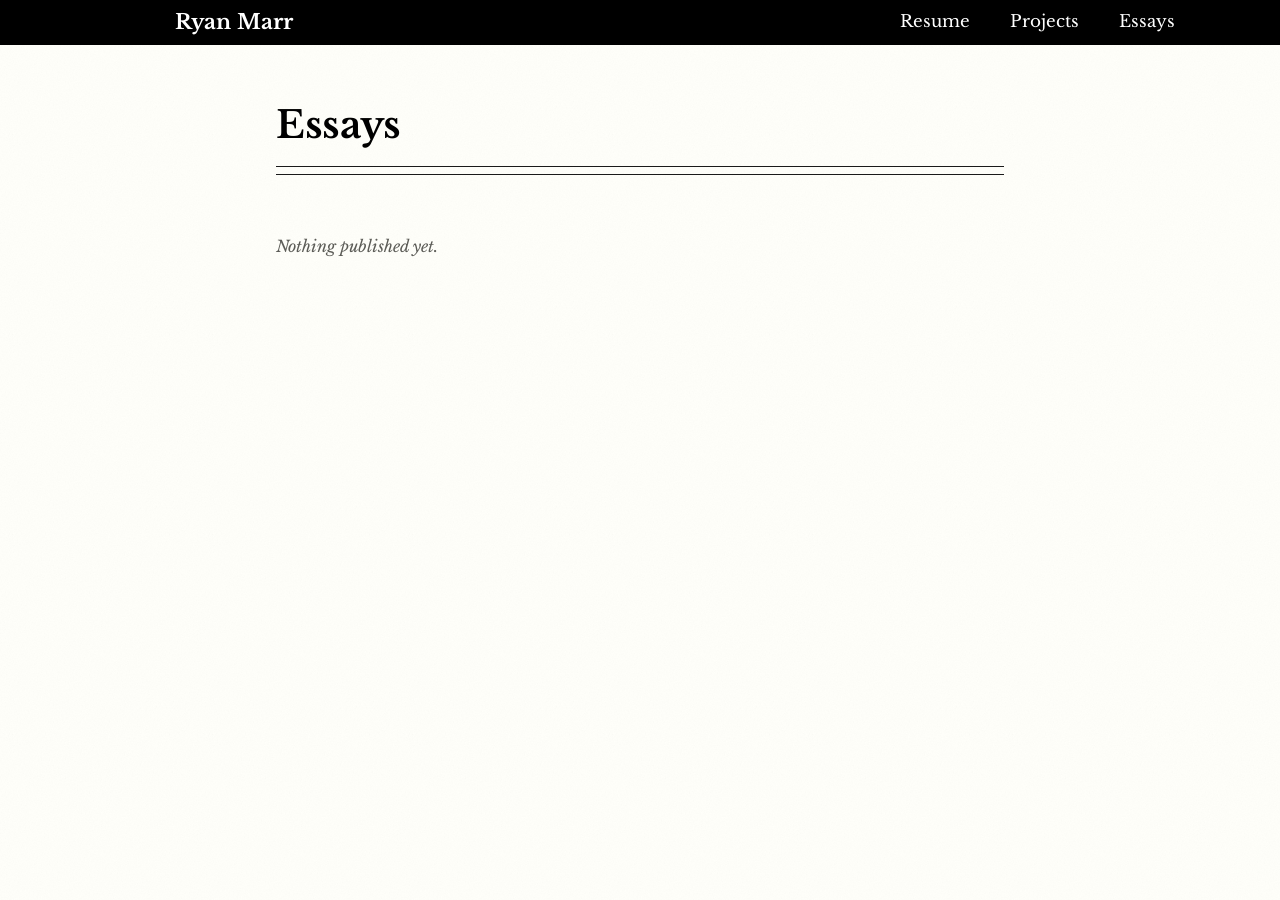
<file: essay.html>
<!DOCTYPE html>
<html lang="en">
<head>
    <meta charset="utf-8">
    <title>Essays | Ryan Marr</title>
    <link rel="canonical" href="essays.html">
    <meta http-equiv="refresh" content="0; url=essays.html">
</head>
<body>
    <p>This page moved to <a href="essays.html">essays.html</a>.</p>
</body>
</html>
</file>
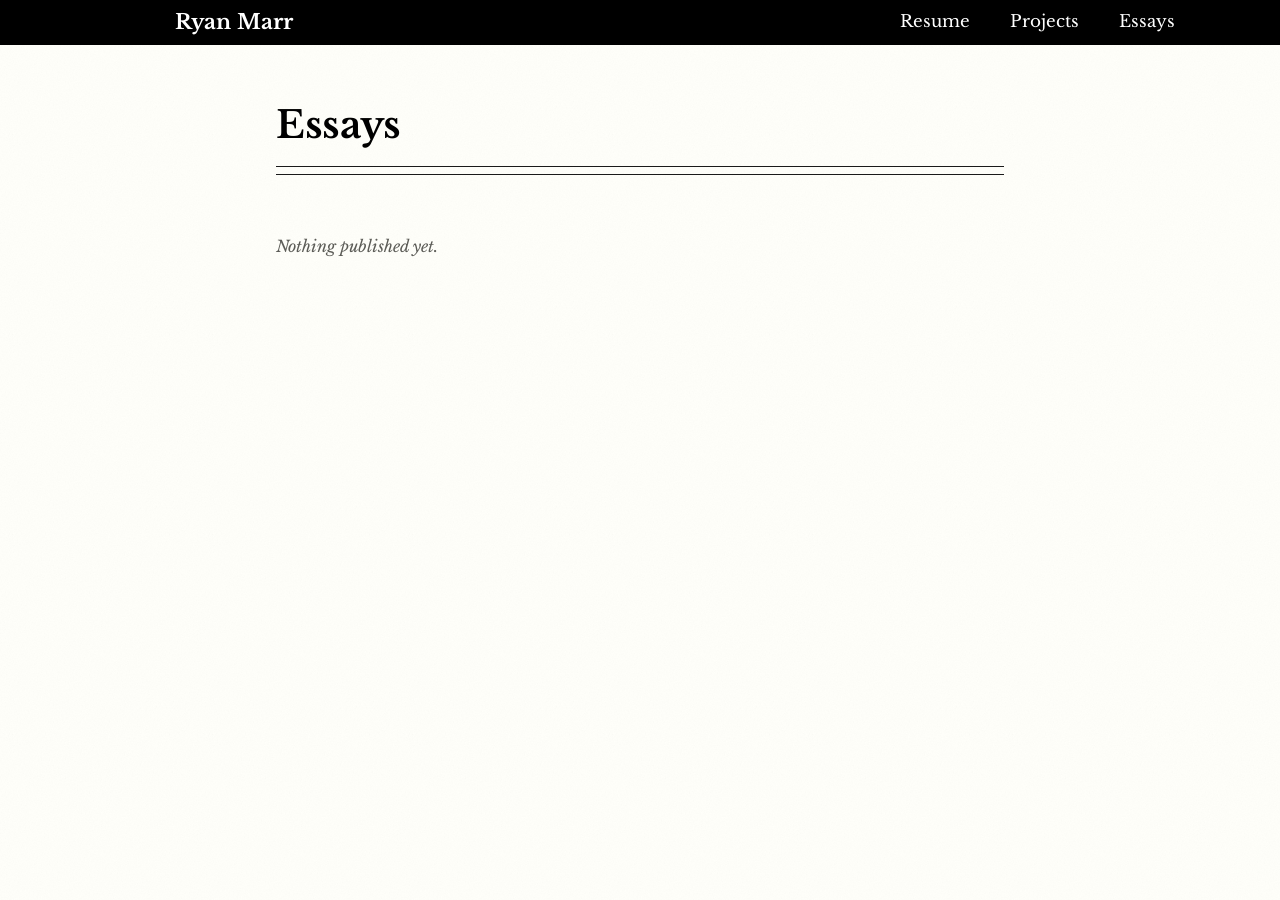
<file: essays.html>
<!DOCTYPE html>
<html lang="en">

<head>
    <title>Essays | Ryan Marr</title>
    <meta charset="utf-8">
    <meta name="viewport" content="width=device-width, initial-scale=1, shrink-to-fit=no">
    <link rel="icon" href="imgs/favicon.svg" type="image/svg+xml">
    <link href="css/bootstrap.min.css" rel="stylesheet">
    <link rel="stylesheet" href="css/font.css">
    <link rel="preconnect" href="https://fonts.googleapis.com">
    <link rel="preconnect" href="https://fonts.gstatic.com" crossorigin>
    <link href="https://fonts.googleapis.com/css2?family=Libre+Baskerville:ital,wght@0,400;0,700;1,400&amp;display=swap" rel="stylesheet">
    <link rel="stylesheet" href="css/paper.css?v=2">
</head>

<body class="paper">
    <div class='outercontainer'>
        <header>
            <div class="container header">
                <div class="navleft text"><a href="index.html#Home">Ryan Marr</a></div>
                <div class="navright-group">
                    <div class="navright text"><a href="resume.html">Resume</a></div>
                    <div class="navright text"><a href="projects.html">Projects</a></div>
                    <div class="navright text"><a href="essays.html">Essays</a></div>
                </div>
            </div>
        </header>

        <div class="sheet">
            <div class="masthead">
                <h1>Essays</h1>
            </div>
            <div class="rule-thin"></div>

            <p class="empty-state">Nothing published yet.</p>
        </div>
    </div>
</body>

</html>
</file>
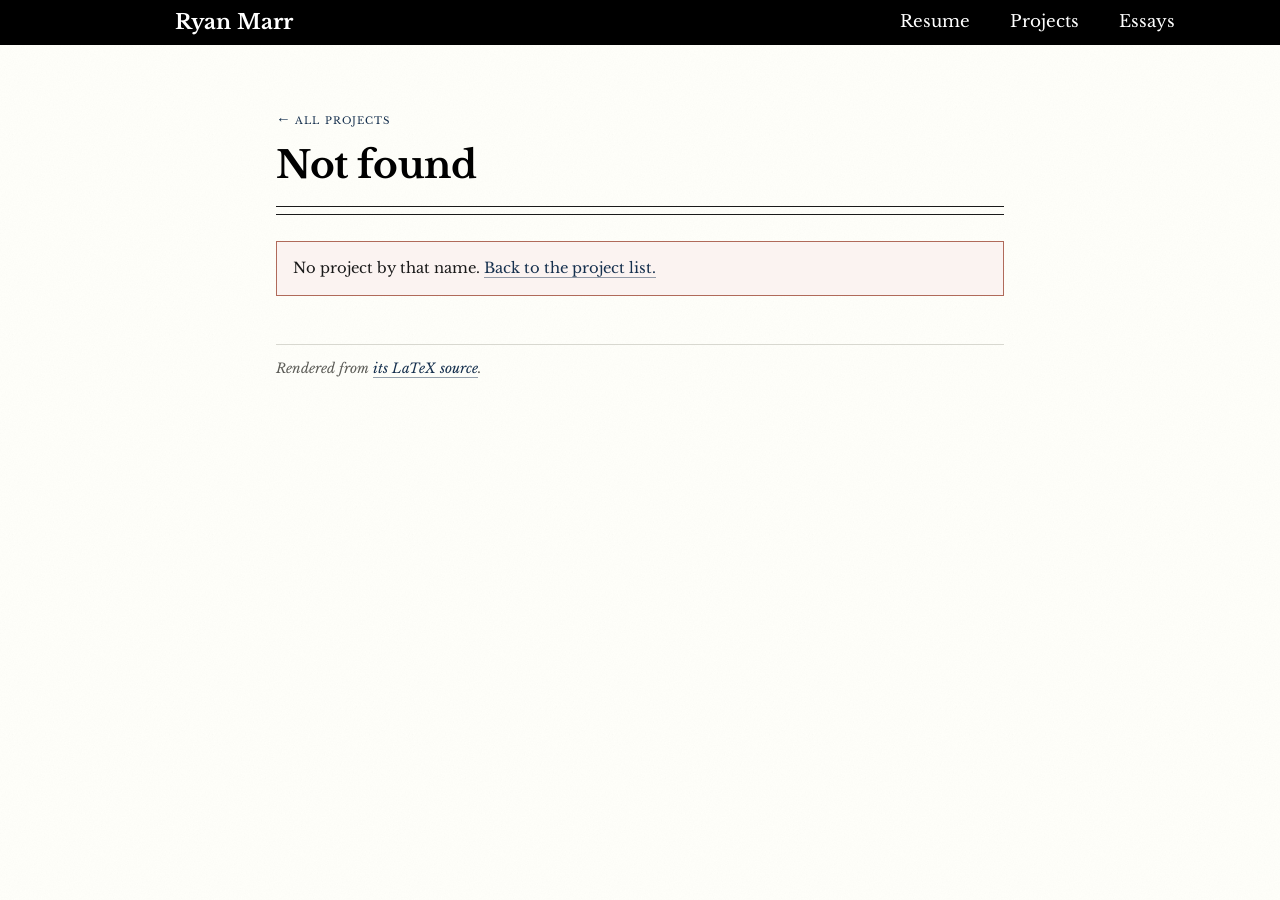
<file: project.html>
<!DOCTYPE html>
<html lang="en">

<head>
    <title>Project | Ryan Marr</title>
    <meta charset="utf-8">
    <meta name="viewport" content="width=device-width, initial-scale=1, shrink-to-fit=no">
    <link rel="icon" href="imgs/favicon.svg" type="image/svg+xml">
    <link href="css/bootstrap.min.css" rel="stylesheet">
    <link rel="stylesheet" href="css/font.css">
    <link rel="preconnect" href="https://fonts.googleapis.com">
    <link rel="preconnect" href="https://fonts.gstatic.com" crossorigin>
    <link href="https://fonts.googleapis.com/css2?family=Libre+Baskerville:ital,wght@0,400;0,700;1,400&amp;display=swap" rel="stylesheet">
    <link rel="stylesheet" href="css/paper.css?v=2">
</head>

<body class="paper">
    <div class='outercontainer'>
        <header>
            <div class="container header">
                <div class="navleft text"><a href="index.html#Home">Ryan Marr</a></div>
                <div class="navright-group">
                    <div class="navright text"><a href="resume.html">Resume</a></div>
                    <div class="navright text"><a href="projects.html">Projects</a></div>
                    <div class="navright text"><a href="essays.html">Essays</a></div>
                </div>
            </div>
        </header>

        <div class="sheet">
            <p><a class="backlink" href="projects.html">all projects</a></p>

            <div class="masthead">
                <h1 id="doc-title">&nbsp;</h1>
                <div class="subtitle" id="doc-subtitle"></div>
            </div>
            <div class="rule-thin"></div>

            <nav class="toc" id="toc" hidden>
                <h2>Contents</h2>
                <ol></ol>
            </nav>

            <div class="tex" id="doc"></div>

            <footer class="colophon">
                <span class="source-link">Rendered from <a id="src-link" href="#">its LaTeX source</a>.</span>
            </footer>
        </div>
    </div>

    <script src="js/tex.js"></script>
    <script>
        (function () {
            /* only these slugs may be loaded, so the ?p= parameter can't point anywhere else */
            var PROJECTS = {
                'latent-policy-network': { thumb: 'imgs/latent-policy-network.gif', repo: 'https://github.com/rmarrcode/latent_policy_network' },
                'duct': { thumb: 'imgs/projects/duct.svg', repo: 'https://github.com/rmarrcode/duct' },
                'exocortex': { thumb: 'imgs/projects/exocortex.svg', repo: 'https://github.com/rmarrcode/exocortex.nvim' },
                'verified-kernel': { thumb: 'imgs/projects/verified-kernel.svg', repo: null },
                'informed-initialization': { thumb: 'imgs/projects/informed-initialization.svg', repo: null },
                'graph-alloc-bench': { thumb: 'imgs/projects/graph-alloc-bench.svg', repo: null }
            };

            var doc = document.getElementById('doc');
            var titleEl = document.getElementById('doc-title');
            var subEl = document.getElementById('doc-subtitle');

            function fail(msg) {
                titleEl.textContent = 'Not found';
                doc.innerHTML = '<div class="tex-error">' + msg +
                    ' <a href="projects.html">Back to the project list.</a></div>';
            }

            var slug = (new URLSearchParams(location.search).get('p') || '').trim();
            if (!Object.prototype.hasOwnProperty.call(PROJECTS, slug)) {
                fail('No project by that name.');
                return;
            }

            var src = 'tex/' + slug + '.tex';
            document.getElementById('src-link').href = src;

            fetch(src, { cache: 'no-cache' })
                .then(function (r) {
                    if (!r.ok) throw new Error('HTTP ' + r.status);
                    return r.text();
                })
                .then(function (text) {
                    var out = TeX.render(text);

                    var name = out.titleText || slug;
                    document.title = name + ' | Ryan Marr';
                    titleEl.innerHTML = out.title || name;

                    var bits = [];
                    if (out.date) bits.push(out.date);
                    if (out.author) bits.push(out.author);
                    subEl.innerHTML = bits.join(' · ');

                    doc.innerHTML = out.html;

                    /* add the repo link only if the write-up doesn't already carry it */
                    var meta = PROJECTS[slug];
                    if (meta.repo && doc.innerHTML.indexOf(meta.repo) === -1) {
                        var p = document.createElement('p');
                        p.innerHTML = '<a href="' + meta.repo + '">' +
                            meta.repo.replace(/^https?:\/\//, '') + '</a>';
                        doc.appendChild(p);
                    }

                    /* build a table of contents when the piece is long enough to need one */
                    var heads = doc.querySelectorAll('h2');
                    if (heads.length >= 3) {
                        var toc = document.getElementById('toc');
                        var ol = toc.querySelector('ol');
                        Array.prototype.forEach.call(heads, function (h) {
                            if (!h.id) return;
                            var li = document.createElement('li');
                            var a = document.createElement('a');
                            a.href = '#' + h.id;
                            a.textContent = h.textContent;
                            li.appendChild(a);
                            ol.appendChild(li);
                        });
                        if (ol.children.length) toc.hidden = false;
                    }
                })
                .catch(function (e) {
                    fail('Could not load <code>' + src + '</code> (' + e.message + ').' +
                        ' If you are opening this file directly from disk, serve the folder over HTTP instead.');
                });
        })();
    </script>
</body>

</html>
</file>
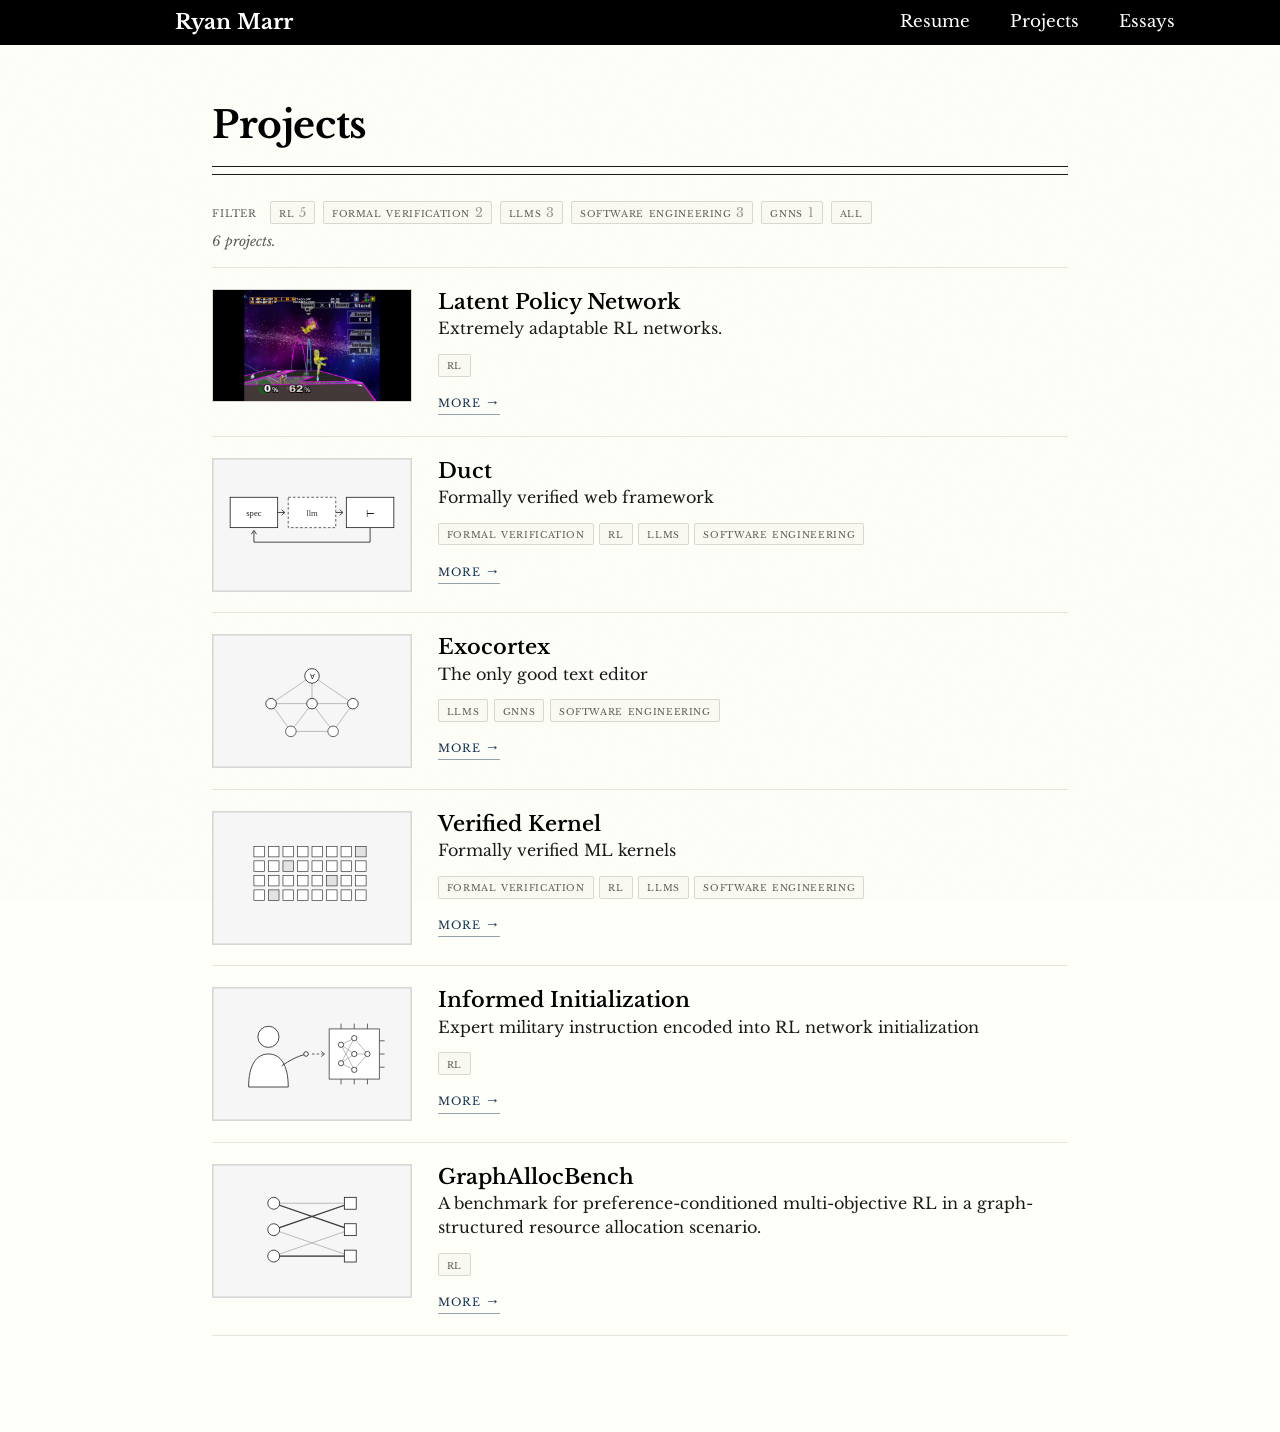
<file: projects.html>
<!DOCTYPE html>
<html lang="en">

<head>
    <title>Projects | Ryan Marr</title>
    <meta charset="utf-8">
    <meta name="viewport" content="width=device-width, initial-scale=1, shrink-to-fit=no">
    <link rel="icon" href="imgs/favicon.svg" type="image/svg+xml">
    <link href="css/bootstrap.min.css" rel="stylesheet">
    <link rel="stylesheet" href="css/font.css">
    <link rel="preconnect" href="https://fonts.googleapis.com">
    <link rel="preconnect" href="https://fonts.gstatic.com" crossorigin>
    <link href="https://fonts.googleapis.com/css2?family=Libre+Baskerville:ital,wght@0,400;0,700;1,400&amp;display=swap" rel="stylesheet">
    <link rel="stylesheet" href="css/paper.css?v=2">
</head>

<body class="paper">
    <div class='outercontainer'>
        <header>
            <div class="container header">
                <div class="navleft text"><a href="index.html#Home">Ryan Marr</a></div>
                <div class="navright-group">
                    <div class="navright text"><a href="resume.html">Resume</a></div>
                    <div class="navright text"><a href="projects.html">Projects</a></div>
                    <div class="navright text"><a href="essays.html">Essays</a></div>
                </div>
            </div>
        </header>

        <div class="sheet sheet-wide">

            <div class="masthead">
                <h1>Projects</h1>
            </div>
            <div class="rule-thin"></div>

            <div class="filterbar" id="filterbar">
                <span class="filter-label">filter</span>
                <!-- tag buttons are generated from the entries below -->
            </div>
            <p class="filter-status" id="filter-status"></p>

            <ul class="projects" id="project-list">

                <li data-tags="rl">
                    <div class="project-thumb">
                        <a href="project.html?p=latent-policy-network"><img class="in-color" src="imgs/latent-policy-network.gif" alt="Latent Policy Network"></a>
                    </div>
                    <div class="project-body">
                        <div class="project-title"><a href="project.html?p=latent-policy-network">Latent Policy Network</a></div>
                        <p class="project-desc">Extremely adaptable RL networks.</p>
                        <div class="project-tags">
                            <span class="tag">rl</span>
                        </div>
                        <a class="more" href="project.html?p=latent-policy-network">more</a>
                    </div>
                </li>

                <li data-tags="formal-verification rl llms software-engineering">
                    <div class="project-thumb">
                        <a href="project.html?p=duct"><img src="imgs/projects/duct.svg" alt="Duct: a specification flows through an LLM into a machine-checked proof"></a>
                    </div>
                    <div class="project-body">
                        <div class="project-title"><a href="project.html?p=duct">Duct</a></div>
			<p class="project-desc"> Formally verified web framework </p>
                        <div class="project-tags">
                            <span class="tag">formal verification</span>
                            <span class="tag">rl</span>
                            <span class="tag">llms</span>
                            <span class="tag">software engineering</span>
                        </div>
                        <a class="more" href="project.html?p=duct">more</a>
                    </div>
                </li>

                <li data-tags="llms gnns software-engineering">
                    <div class="project-thumb">
                        <a href="project.html?p=exocortex"><img src="imgs/projects/exocortex.svg" alt="Exocortex: conversations organized as a knowledge graph"></a>
                    </div>
                    <div class="project-body">
                        <div class="project-title"><a href="project.html?p=exocortex">Exocortex</a></div>
			<p class="project-desc"> The only good text editor </p>
                        <div class="project-tags">
                            <span class="tag">llms</span>
                            <span class="tag">gnns</span>
                            <span class="tag">software engineering</span>
                        </div>
                        <a class="more" href="project.html?p=exocortex">more</a>
                    </div>
                </li>

                <li data-tags="formal-verification rl llms software-engineering">
                    <div class="project-thumb">
                        <a href="project.html?p=verified-kernel"><img src="imgs/projects/verified-kernel.svg" alt="Verified Kernel: a grid of GPU threads under a universal correctness claim"></a>
                    </div>
                    <div class="project-body">
                        <div class="project-title"><a href="project.html?p=verified-kernel">Verified Kernel</a></div>
			<p class="project-desc"> Formally verified ML kernels </p>
                        <div class="project-tags">
                            <span class="tag">formal verification</span>
                            <span class="tag">rl</span>
                            <span class="tag">llms</span>
                            <span class="tag">software engineering</span>
                        </div>
                        <a class="more" href="project.html?p=verified-kernel">more</a>
                    </div>
                </li>

                <li data-tags="rl">
                    <div class="project-thumb">
                        <a href="project.html?p=informed-initialization"><img src="imgs/projects/informed-initialization.svg" alt="Informed Initialization: a person guiding an AI"></a>
                    </div>
                    <div class="project-body">
                        <div class="project-title"><a href="project.html?p=informed-initialization">Informed Initialization</a></div>
			<p class="project-desc">Expert military instruction encoded into RL network initialization </p>
                        <div class="project-tags">
                            <span class="tag">rl</span>
                        </div>
                        <a class="more" href="project.html?p=informed-initialization">more</a>
                    </div>
                </li>

                <li data-tags="rl">
                    <div class="project-thumb">
                        <a href="project.html?p=graph-alloc-bench"><img src="imgs/projects/graph-alloc-bench.svg" alt="GraphAllocBench: a bipartite allocation between agents and resources"></a>
                    </div>
                    <div class="project-body">
                        <div class="project-title"><a href="project.html?p=graph-alloc-bench">GraphAllocBench</a></div>
                        <p class="project-desc">A benchmark for preference-conditioned multi-objective RL in a graph-structured resource allocation scenario.</p>
                        <div class="project-tags">
                            <span class="tag">rl</span>
                        </div>
                        <a class="more" href="project.html?p=graph-alloc-bench">more</a>
                    </div>
                </li>

            </ul>

            <p class="empty-state" id="empty-state" hidden>No projects carry every selected tag.</p>

        </div>
    </div>

    <script>
        (function () {
            var list = document.getElementById('project-list');
            var bar = document.getElementById('filterbar');
            var status = document.getElementById('filter-status');
            var empty = document.getElementById('empty-state');
            var entries = Array.prototype.slice.call(list.querySelectorAll('li'));

            /* collect tags, in first-appearance order, with counts */
            var order = [], counts = {};
            entries.forEach(function (li) {
                (li.getAttribute('data-tags') || '').split(/\s+/).filter(Boolean).forEach(function (t) {
                    if (!counts[t]) { counts[t] = 0; order.push(t); }
                    counts[t]++;
                });
            });

            var active = {};

            function label(t) { return t.replace(/-/g, ' '); }

            order.forEach(function (t) {
                var b = document.createElement('button');
                b.type = 'button';
                b.className = 'tag';
                b.setAttribute('aria-pressed', 'false');
                b.setAttribute('data-tag', t);
                b.innerHTML = label(t) + ' <span class="count">' + counts[t] + '</span>';
                b.addEventListener('click', function () {
                    if (active[t]) delete active[t]; else active[t] = true;
                    b.setAttribute('aria-pressed', active[t] ? 'true' : 'false');
                    apply();
                });
                bar.appendChild(b);
            });

            var clear = document.createElement('button');
            clear.type = 'button';
            clear.className = 'tag';
            clear.textContent = 'all';
            clear.addEventListener('click', function () {
                active = {};
                bar.querySelectorAll('button[data-tag]').forEach(function (b) {
                    b.setAttribute('aria-pressed', 'false');
                });
                apply();
            });
            bar.appendChild(clear);

            function apply() {
                var sel = Object.keys(active);
                var shown = 0;
                entries.forEach(function (li) {
                    var tags = (li.getAttribute('data-tags') || '').split(/\s+/);
                    var ok = sel.every(function (t) { return tags.indexOf(t) !== -1; });
                    li.hidden = !ok;
                    if (ok) shown++;
                });
                empty.hidden = shown !== 0;
                if (!sel.length) {
                    status.textContent = entries.length + ' projects.';
                } else {
                    status.textContent = shown + ' of ' + entries.length + ' projects tagged ' +
                        sel.map(label).join(' + ') + '.';
                }
                var q = sel.length ? '#' + sel.join('+') : ' ';
                history.replaceState(null, '', sel.length ? q : location.pathname);
            }

            /* deep link: projects.html#rl+llms */
            var hash = decodeURIComponent(location.hash.replace(/^#/, ''));
            if (hash) {
                hash.split('+').filter(Boolean).forEach(function (t) {
                    if (counts[t]) {
                        active[t] = true;
                        var b = bar.querySelector('button[data-tag="' + t + '"]');
                        if (b) b.setAttribute('aria-pressed', 'true');
                    }
                });
            }
            apply();
        })();
    </script>
</body>

</html>
</file>
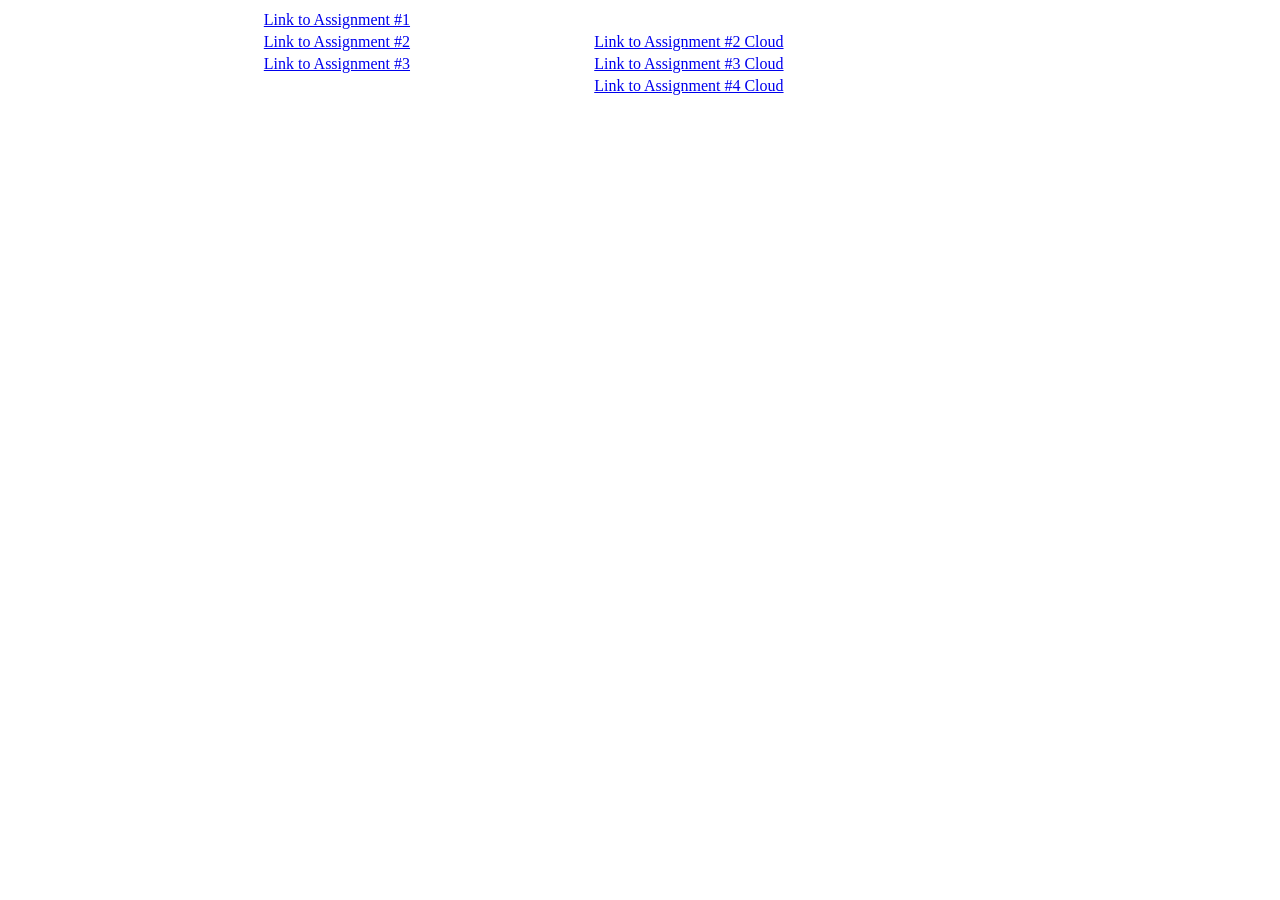
<file: regpo344kd.html>
﻿<!DOCTYPE html PUBLIC "-//W3C//DTD XHTML 1.0 Transitional//EN" "http://www.w3.org/TR/xhtml1/DTD/xhtml1-transitional.dtd"><html><head></head><body>






<table style="width:60%;" align="center">
  <tr>
    <td><a rel="noopener" href="ScrambleThisName.html">Link to Assignment #1</a></td>
      <td></td>
  </tr>
    <tr>
    <td><a rel="noopener" href="ScrambleThisName.html">Link to Assignment #2</a></td>
    <td><a rel="noopener" href="ScrambleThisName.html">Link to Assignment #2 Cloud</a></td>    
  </tr>
  <tr>
    <td><a rel="noopener" href="ScrambleThisName.html">Link to Assignment #3</a></td>
    <td><a rel="noopener" href="ScrambleThisName.html">Link to Assignment #3 Cloud</a></td> 
  </tr>
  <tr>
     <td></td>
    <td><a rel="noopener" href="ScrambleThisName.html">Link to Assignment #4 Cloud</a></td> 
  </tr>
  </table>


<script type="module" src="https://s.brightspace.com/lib/bsi/20.23.12-266/unbundled/mathjax.js"></script><script type="text/javascript">document.addEventListener('DOMContentLoaded', function() {
					if (document.querySelector('math') || /\$\$|\\\(|\\\[|\\begin{|\\ref{|\\eqref{/.test(document.body.innerHTML)) {
						document.querySelectorAll('mspace[linebreak="newline"]').forEach(elm => {
							elm.setAttribute('style', 'display: block; height: 0.5rem;');
						});

						window.D2L.MathJax.loadMathJax({
							'outputScale': 1.5,
							'renderLatex': true
						});
					}
				});</script><script type="module" src="https://s.brightspace.com/lib/bsi/20.23.12-266/unbundled/prism.js"></script><script type="text/javascript">document.addEventListener('DOMContentLoaded', function() {
					document.querySelectorAll('.d2l-code').forEach(code => {
						window.D2L.Prism.formatCodeElement(code);
					});
				});</script></body></html>
</file>
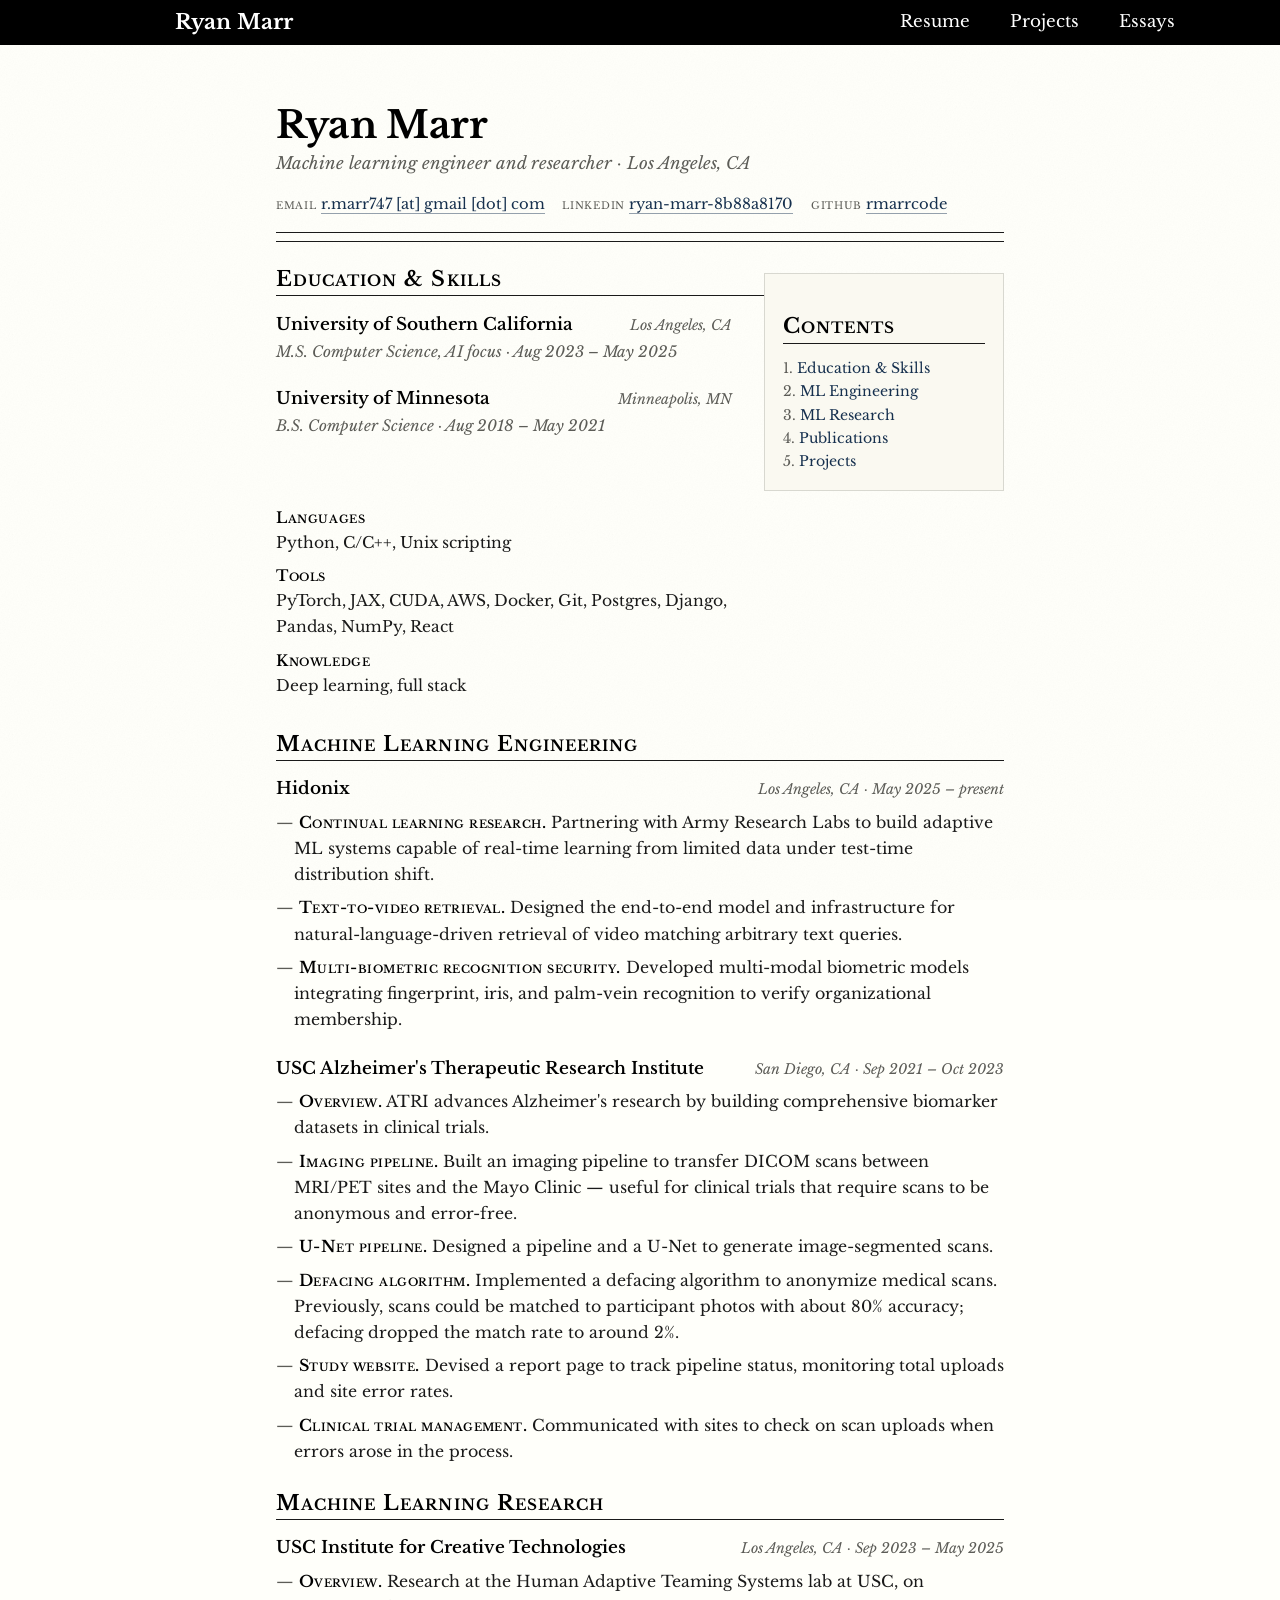
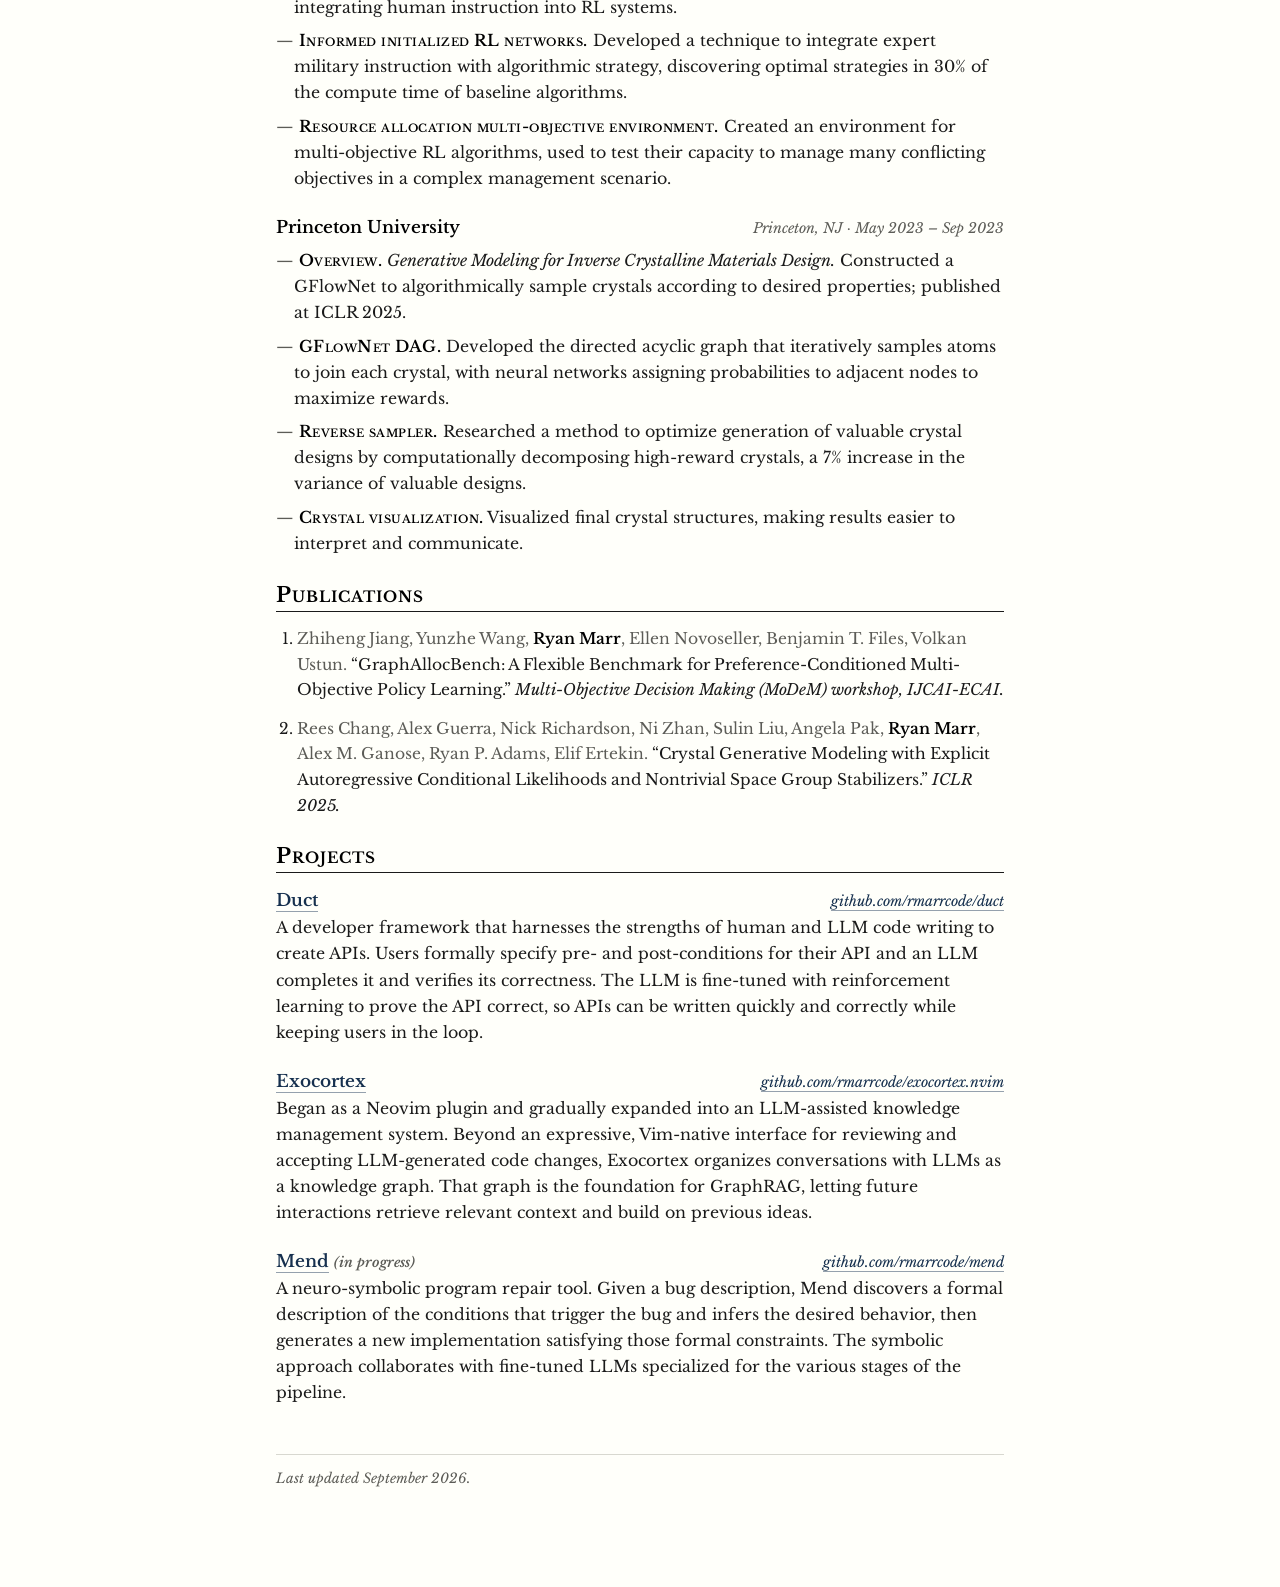
<file: resume.html>
<!DOCTYPE html>
<html lang="en">

<head>
    <title>Resume | Ryan Marr</title>
    <meta charset="utf-8">
    <meta name="viewport" content="width=device-width, initial-scale=1, shrink-to-fit=no">
    <link rel="icon" href="imgs/favicon.svg" type="image/svg+xml">
    <link href="css/bootstrap.min.css" rel="stylesheet">
    <link rel="stylesheet" href="css/font.css">
    <link rel="preconnect" href="https://fonts.googleapis.com">
    <link rel="preconnect" href="https://fonts.gstatic.com" crossorigin>
    <link href="https://fonts.googleapis.com/css2?family=Libre+Baskerville:ital,wght@0,400;0,700;1,400&amp;display=swap" rel="stylesheet">
    <link rel="stylesheet" href="css/paper.css?v=2">
</head>

<body class="paper">
    <div class='outercontainer'>
        <header>
            <div class="container header">
                <div class="navleft text"><a href="index.html#Home">Ryan Marr</a></div>
                <div class="navright-group">
                    <div class="navright text"><a href="resume.html">Resume</a></div>
                    <div class="navright text"><a href="projects.html">Projects</a></div>
                    <div class="navright text"><a href="essays.html">Essays</a></div>
                </div>
            </div>
        </header>

        <div class="sheet">

            <div class="masthead">
                <h1>Ryan Marr</h1>
                <div class="subtitle">Machine learning engineer and researcher &middot; Los Angeles, CA</div>
                <div class="contact">
                    <div><span class="label">email</span> <span class="email" data-user="r.marr747" data-domain="gmail.com"></span></div>
                    <div><span class="label">linkedin</span> <a href="https://www.linkedin.com/in/ryan-marr-8b88a8170/">ryan-marr-8b88a8170</a></div>
                    <div><span class="label">github</span> <a href="https://github.com/rmarrcode">rmarrcode</a></div>
                </div>
            </div>
            <div class="rule-thin"></div>

            <nav class="toc">
                <h2>Contents</h2>
                <ol>
                    <li><a href="#education">Education &amp; Skills</a></li>
                    <li><a href="#engineering">ML Engineering</a></li>
                    <li><a href="#research">ML Research</a></li>
                    <li><a href="#publications">Publications</a></li>
                    <li><a href="#projects">Projects</a></li>
                </ol>
            </nav>

            <section id="education">
                <h2>Education &amp; Skills</h2>
                <div class="cols">
                    <div>
                        <div class="entry">
                            <div class="entry-head">
                                <span class="org">University of Southern California</span>
                                <span class="meta">Los Angeles, CA</span>
                            </div>
                            <div class="entry-sub">M.S. Computer Science, AI focus &middot; Aug 2023 &ndash; May 2025</div>
                        </div>
                        <div class="entry">
                            <div class="entry-head">
                                <span class="org">University of Minnesota</span>
                                <span class="meta">Minneapolis, MN</span>
                            </div>
                            <div class="entry-sub">B.S. Computer Science &middot; Aug 2018 &ndash; May 2021</div>
                        </div>
                    </div>
                    <div>
                        <dl class="skills">
                            <dt>Languages</dt>
                            <dd>Python, C/C++, Unix scripting</dd>
                            <dt>Tools</dt>
                            <dd>PyTorch, JAX, CUDA, AWS, Docker, Git, Postgres, Django, Pandas, NumPy, React</dd>
                            <dt>Knowledge</dt>
                            <dd>Deep learning, full stack</dd>
                        </dl>
                    </div>
                </div>
            </section>

            <section id="engineering">
                <h2>Machine Learning Engineering</h2>

                <div class="entry">
                    <div class="entry-head">
                        <span class="org">Hidonix</span>
                        <span class="meta">Los Angeles, CA &middot; May 2025 &ndash; present</span>
                    </div>
                    <ul class="items">
                        <li><span class="term">Continual learning research.</span> Partnering with Army Research Labs to build adaptive ML systems capable of real-time learning from limited data under test-time distribution shift.</li>
                        <li><span class="term">Text-to-video retrieval.</span> Designed the end-to-end model and infrastructure for natural-language-driven retrieval of video matching arbitrary text queries.</li>
                        <li><span class="term">Multi-biometric recognition security.</span> Developed multi-modal biometric models integrating fingerprint, iris, and palm-vein recognition to verify organizational membership.</li>
                    </ul>
                </div>

                <div class="entry">
                    <div class="entry-head">
                        <span class="org">USC Alzheimer's Therapeutic Research Institute</span>
                        <span class="meta">San Diego, CA &middot; Sep 2021 &ndash; Oct 2023</span>
                    </div>
                    <ul class="items">
                        <li><span class="term">Overview.</span> ATRI advances Alzheimer's research by building comprehensive biomarker datasets in clinical trials.</li>
                        <li><span class="term">Imaging pipeline.</span> Built an imaging pipeline to transfer DICOM scans between MRI/PET sites and the Mayo Clinic &mdash; useful for clinical trials that require scans to be anonymous and error-free.</li>
                        <li><span class="term">U-Net pipeline.</span> Designed a pipeline and a U-Net to generate image-segmented scans.</li>
                        <li><span class="term">Defacing algorithm.</span> Implemented a defacing algorithm to anonymize medical scans. Previously, scans could be matched to participant photos with about 80% accuracy; defacing dropped the match rate to around 2%.</li>
                        <li><span class="term">Study website.</span> Devised a report page to track pipeline status, monitoring total uploads and site error rates.</li>
                        <li><span class="term">Clinical trial management.</span> Communicated with sites to check on scan uploads when errors arose in the process.</li>
                    </ul>
                </div>
            </section>

            <section id="research">
                <h2>Machine Learning Research</h2>

                <div class="entry">
                    <div class="entry-head">
                        <span class="org">USC Institute for Creative Technologies</span>
                        <span class="meta">Los Angeles, CA &middot; Sep 2023 &ndash; May 2025</span>
                    </div>
                    <ul class="items">
                        <li><span class="term">Overview.</span> Research at the Human Adaptive Teaming Systems lab at USC, on integrating human instruction into RL systems.</li>
                        <li><span class="term">Informed initialized RL networks.</span> Developed a technique to integrate expert military instruction with algorithmic strategy, discovering optimal strategies in 30% of the compute time of baseline algorithms.</li>
                        <li><span class="term">Resource allocation multi-objective environment.</span> Created an environment for multi-objective RL algorithms, used to test their capacity to manage many conflicting objectives in a complex management scenario.</li>
                    </ul>
                </div>

                <div class="entry">
                    <div class="entry-head">
                        <span class="org">Princeton University</span>
                        <span class="meta">Princeton, NJ &middot; May 2023 &ndash; Sep 2023</span>
                    </div>
                    <ul class="items">
                        <li><span class="term">Overview.</span> <em>Generative Modeling for Inverse Crystalline Materials Design.</em> Constructed a GFlowNet to algorithmically sample crystals according to desired properties; published at ICLR 2025.</li>
                        <li><span class="term">GFlowNet DAG.</span> Developed the directed acyclic graph that iteratively samples atoms to join each crystal, with neural networks assigning probabilities to adjacent nodes to maximize rewards.</li>
                        <li><span class="term">Reverse sampler.</span> Researched a method to optimize generation of valuable crystal designs by computationally decomposing high-reward crystals, a 7% increase in the variance of valuable designs.</li>
                        <li><span class="term">Crystal visualization.</span> Visualized final crystal structures, making results easier to interpret and communicate.</li>
                    </ul>
                </div>
            </section>

            <section id="publications">
                <h2>Publications</h2>
                <ol class="pubs">
                    <li>
                        <span class="authors">Zhiheng Jiang, Yunzhe Wang, <span class="me">Ryan Marr</span>, Ellen Novoseller, Benjamin T. Files, Volkan Ustun.</span>
                        &ldquo;GraphAllocBench: A Flexible Benchmark for Preference-Conditioned Multi-Objective Policy Learning.&rdquo;
                        <span class="venue">Multi-Objective Decision Making (MoDeM) workshop, IJCAI-ECAI.</span>
                    </li>
                    <li>
                        <span class="authors">Rees Chang, Alex Guerra, Nick Richardson, Ni Zhan, Sulin Liu, Angela Pak, <span class="me">Ryan Marr</span>, Alex M. Ganose, Ryan P. Adams, Elif Ertekin.</span>
                        &ldquo;Crystal Generative Modeling with Explicit Autoregressive Conditional Likelihoods and Nontrivial Space Group Stabilizers.&rdquo;
                        <span class="venue">ICLR 2025.</span>
                    </li>
                </ol>
            </section>

            <section id="projects">
                <h2>Projects</h2>

                <div class="entry">
                    <div class="entry-head">
                        <span class="org"><a href="project.html?p=duct">Duct</a></span>
                        <span class="meta"><a href="https://github.com/rmarrcode/duct">github.com/rmarrcode/duct</a></span>
                    </div>
                    <p class="abstract">A developer framework that harnesses the strengths of human and LLM code writing to create APIs. Users formally specify pre- and post-conditions for their API and an LLM completes it and verifies its correctness. The LLM is fine-tuned with reinforcement learning to prove the API correct, so APIs can be written quickly and correctly while keeping users in the loop.</p>
                </div>

                <div class="entry">
                    <div class="entry-head">
                        <span class="org"><a href="project.html?p=exocortex">Exocortex</a></span>
                        <span class="meta"><a href="https://github.com/rmarrcode/exocortex.nvim">github.com/rmarrcode/exocortex.nvim</a></span>
                    </div>
                    <p class="abstract">Began as a Neovim plugin and gradually expanded into an LLM-assisted knowledge management system. Beyond an expressive, Vim-native interface for reviewing and accepting LLM-generated code changes, Exocortex organizes conversations with LLMs as a knowledge graph. That graph is the foundation for GraphRAG, letting future interactions retrieve relevant context and build on previous ideas.</p>
                </div>

                <div class="entry">
                    <div class="entry-head">
                        <span class="org"><a href="https://github.com/rmarrcode/mend">Mend</a> <span class="note">(in progress)</span></span>
                        <span class="meta"><a href="https://github.com/rmarrcode/mend">github.com/rmarrcode/mend</a></span>
                    </div>
                    <p class="abstract">A neuro-symbolic program repair tool. Given a bug description, Mend discovers a formal description of the conditions that trigger the bug and infers the desired behavior, then generates a new implementation satisfying those formal constraints. The symbolic approach collaborates with fine-tuned LLMs specialized for the various stages of the pipeline.</p>
                </div>
            </section>

            <footer class="colophon">
                Last updated September 2026.
            </footer>

        </div>
    </div>

    <script>
        (function () {
            var emailSpans = document.querySelectorAll('.email[data-user][data-domain]');
            emailSpans.forEach(function (span) {
                var user = span.getAttribute('data-user');
                var domain = span.getAttribute('data-domain');
                if (!user || !domain) return;
                var text = user + ' [at] ' + domain.replace(/\./g, ' [dot] ');
                var link = document.createElement('a');
                link.href = 'mailto:' + user + '@' + domain;
                link.textContent = text;
                span.textContent = '';
                span.appendChild(link);
            });
        })();
    </script>
</body>

</html>
</file>
<file: css/font.css>
/* open-sans-regular - latin */
@font-face {
    font-family: 'Open Sans';
    font-style: normal;
    font-weight: 400;
    src: local('Open Sans Regular'), local('OpenSans-Regular'),
         url('../fonts/open-sans-v15-latin-regular.woff2') format('woff2'), /* Chrome 26+, Opera 23+, Firefox 39+ */
         url('https://www.sainingxie.com/fonts/open-sans-v15-latin-regular.woff') format('woff'); /* Chrome 6+, Firefox 3.6+, IE 9+, Safari 5.1+ */
  }
  /* open-sans-600 - latin */
  @font-face {
    font-family: 'Open Sans';
    font-style: normal;
    font-weight: 600;
    src: local('Open Sans SemiBold'), local('OpenSans-SemiBold'),
         url('../fonts/open-sans-v15-latin-600.woff2') format('woff2'), /* Chrome 26+, Opera 23+, Firefox 39+ */
         url('https://www.sainingxie.com/fonts/open-sans-v15-latin-600.woff') format('woff'); /* Chrome 6+, Firefox 3.6+, IE 9+, Safari 5.1+ */
  }
  
  /* latin-ext */
@font-face {
    font-family: 'Lato';
    font-style: italic;
    font-weight: 400;
    src: local('Lato Italic'), local('Lato-Italic'), url(https://fonts.gstatic.com/s/lato/v15/S6u8w4BMUTPHjxsAUi-qNiXg7eU0.woff2) format('woff2');
    unicode-range: U+0100-024F, U+0259, U+1E00-1EFF, U+2020, U+20A0-20AB, U+20AD-20CF, U+2113, U+2C60-2C7F, U+A720-A7FF;
  }
  /* latin */
  @font-face {
    font-family: 'Lato';
    font-style: italic;
    font-weight: 400;
    src: local('Lato Italic'), local('Lato-Italic'), url(https://fonts.gstatic.com/s/lato/v15/S6u8w4BMUTPHjxsAXC-qNiXg7Q.woff2) format('woff2');
    unicode-range: U+0000-00FF, U+0131, U+0152-0153, U+02BB-02BC, U+02C6, U+02DA, U+02DC, U+2000-206F, U+2074, U+20AC, U+2122, U+2191, U+2193, U+2212, U+2215, U+FEFF, U+FFFD;
  }
  /* latin-ext */
  @font-face {
    font-family: 'Lato';
    font-style: italic;
    font-weight: 700;
    src: local('Lato Bold Italic'), local('Lato-BoldItalic'), url(https://fonts.gstatic.com/s/lato/v15/S6u_w4BMUTPHjxsI5wq_FQftx9897sxZ.woff2) format('woff2');
    unicode-range: U+0100-024F, U+0259, U+1E00-1EFF, U+2020, U+20A0-20AB, U+20AD-20CF, U+2113, U+2C60-2C7F, U+A720-A7FF;
  }
  /* latin */
  @font-face {
    font-family: 'Lato';
    font-style: italic;
    font-weight: 700;
    src: local('Lato Bold Italic'), local('Lato-BoldItalic'), url(https://fonts.gstatic.com/s/lato/v15/S6u_w4BMUTPHjxsI5wq_Gwftx9897g.woff2) format('woff2');
    unicode-range: U+0000-00FF, U+0131, U+0152-0153, U+02BB-02BC, U+02C6, U+02DA, U+02DC, U+2000-206F, U+2074, U+20AC, U+2122, U+2191, U+2193, U+2212, U+2215, U+FEFF, U+FFFD;
  }
  /* latin-ext */
  @font-face {
    font-family: 'Lato';
    font-style: normal;
    font-weight: 400;
    src: local('Lato Regular'), local('Lato-Regular'), url(https://fonts.gstatic.com/s/lato/v15/S6uyw4BMUTPHjxAwXiWtFCfQ7A.woff2) format('woff2');
    unicode-range: U+0100-024F, U+0259, U+1E00-1EFF, U+2020, U+20A0-20AB, U+20AD-20CF, U+2113, U+2C60-2C7F, U+A720-A7FF;
  }
  /* latin */
  @font-face {
    font-family: 'Lato';
    font-style: normal;
    font-weight: 400;
    src: local('Lato Regular'), local('Lato-Regular'), url(https://fonts.gstatic.com/s/lato/v15/S6uyw4BMUTPHjx4wXiWtFCc.woff2) format('woff2');
    unicode-range: U+0000-00FF, U+0131, U+0152-0153, U+02BB-02BC, U+02C6, U+02DA, U+02DC, U+2000-206F, U+2074, U+20AC, U+2122, U+2191, U+2193, U+2212, U+2215, U+FEFF, U+FFFD;
  }
  /* latin-ext */
  @font-face {
    font-family: 'Lato';
    font-style: normal;
    font-weight: 700;
    src: local('Lato Bold'), local('Lato-Bold'), url(https://fonts.gstatic.com/s/lato/v15/S6u9w4BMUTPHh6UVSwaPGQ3q5d0N7w.woff2) format('woff2');
    unicode-range: U+0100-024F, U+0259, U+1E00-1EFF, U+2020, U+20A0-20AB, U+20AD-20CF, U+2113, U+2C60-2C7F, U+A720-A7FF;
  }
  /* latin */
  @font-face {
    font-family: 'Lato';
    font-style: normal;
    font-weight: 700;
    src: local('Lato Bold'), local('Lato-Bold'), url(https://fonts.gstatic.com/s/lato/v15/S6u9w4BMUTPHh6UVSwiPGQ3q5d0.woff2) format('woff2');
    unicode-range: U+0000-00FF, U+0131, U+0152-0153, U+02BB-02BC, U+02C6, U+02DA, U+02DC, U+2000-206F, U+2074, U+20AC, U+2122, U+2191, U+2193, U+2212, U+2215, U+FEFF, U+FFFD;
  }
</file>
<file: css/paper.css>
/* ============================================================
   paper.css — shared typographic system for rmarrcode.github.io
   Gwern-flavored: serif text on a lightly textured paper ground.
   ============================================================ */

:root {
    --bg: #fffffa;
    --bg-panel: #faf9f1;
    --ink: #1a1a1a;
    --ink-muted: #5c5c57;
    --rule: #d8d8d0;
    --rule-soft: #e6e5db;
    --link: #16304e;
    --serif: 'Libre Baskerville', 'Baskerville', Georgia, 'Times New Roman', serif;
    --display: 'Libre Baskerville', 'Baskerville', Georgia, 'Times New Roman', serif;
}

/* Slight paper grain. Fractal noise at very low opacity, tiled. */
.paper {
    background-color: var(--bg);
    background-image:
        url("data:image/svg+xml,%3Csvg xmlns='http://www.w3.org/2000/svg' width='200' height='200'%3E%3Cfilter id='n'%3E%3CfeTurbulence type='fractalNoise' baseFrequency='0.75' numOctaves='4' stitchTiles='stitch'/%3E%3CfeColorMatrix type='saturate' values='0'/%3E%3C/filter%3E%3Crect width='200' height='200' filter='url(%23n)' opacity='0.05'/%3E%3C/svg%3E");
    background-repeat: repeat;
    background-attachment: fixed;
}

/* ---------- navigation bar (shared across every page) ---------- */
header {
    width: 100%;
    height: 45px;
    margin-top: 0;
    background-color: #000000;
    position: fixed;
    z-index: 2;
    display: flex;
    align-items: center;
}
div.navleft a:link, div.navleft a:visited,
div.navright a:link, div.navright a:visited {
    color: #FFFFFF;
    text-decoration: none;
    border-bottom: none;
}
div.navright a:hover, div.navleft a:hover { text-decoration: underline; }
/* flex centring, so the wordmark sits on the bar's optical centre
   regardless of the face's ascender/descender metrics */
div.header {
    display: flex;
    align-items: center;
    justify-content: space-between;
    width: 100%;
    line-height: 1;
}
div.navleft {
    float: none;
    padding-left: 90px;
    font-size: 1.3em;
    font-weight: 700;
    font-family: var(--display);
    display: flex;
    align-items: center;
}
div.navright {
    float: none;
    padding-left: 20px;
    padding-right: 20px;
    font-size: 1.05em;
    display: flex;
    align-items: center;
}
div.navright-group { float: none; display: flex; align-items: center; }

/* ---------- body / measure ---------- */
body.paper {
    font-family: var(--serif);
    font-size: 16px;
    line-height: 1.65;
    color: var(--ink);
    -webkit-font-smoothing: antialiased;
    text-rendering: optimizeLegibility;
}

.sheet {
    max-width: 48rem;
    margin: 0 auto;
    padding: 105px 1.25rem 6rem;
    hyphens: auto;
}
.sheet-wide { max-width: 56rem; }

body.paper a {
    color: var(--link);
    text-decoration: none;
    border-bottom: 1px solid rgba(22, 48, 78, 0.45);
}
body.paper a:hover { color: var(--link); border-bottom-color: var(--link); }

/* ---------- masthead ---------- */
.masthead { border-bottom: 1px solid var(--ink); padding-bottom: 1rem; margin-bottom: 0.35rem; }
.masthead h1 {
    font-family: var(--display);
    font-weight: 700;
    font-size: 2.35rem;
    line-height: 1.1;
    letter-spacing: -0.01em;
    margin: 0 0 0.2rem 0;
    color: #000;
}
.masthead .subtitle { font-style: italic; color: var(--ink-muted); font-size: 1.05rem; }
.rule-thin { border-bottom: 1px solid var(--ink); margin-bottom: 1.6rem; height: 3px; }

.contact {
    display: flex;
    flex-wrap: wrap;
    gap: 0.35rem 1.1rem;
    font-size: 0.92rem;
    color: var(--ink-muted);
    margin-top: 0.9rem;
}
.contact span.label { font-variant: small-caps; letter-spacing: 0.05em; color: var(--ink-muted); }

/* ---------- table of contents ---------- */
.toc {
    float: right;
    width: 15rem;
    margin: 0.4rem 0 1.4rem 2rem;
    padding: 0.9rem 1.1rem 1rem;
    border: 1px solid var(--rule);
    background: var(--bg-panel);
    font-size: 0.88rem;
    line-height: 1.45;
}
.toc h2 {
    font-family: var(--display);
    font-variant: small-caps;
    letter-spacing: 0.08em;
    font-size: 0.95rem;
    font-weight: 600;
    margin: 0 0 0.5rem 0;
    border: none;
    padding: 0;
    color: var(--ink);
}
.toc ol { list-style: none; margin: 0; padding: 0; counter-reset: toc; }
.toc li { counter-increment: toc; margin: 0.18rem 0; }
.toc li a { border-bottom: none; }
.toc li a:hover { border-bottom: 1px solid var(--link); }
.toc li::before { content: counter(toc) ". "; color: var(--ink-muted); }

/* ---------- headings ---------- */
[id] { scroll-margin-top: 60px; }

body.paper h2 {
    font-family: var(--display);
    font-variant: small-caps;
    letter-spacing: 0.05em;
    font-weight: 700;
    font-size: 1.3rem;
    color: #000;
    margin: 2.2rem 0 0.9rem;
    padding-bottom: 0.2rem;
    border-bottom: 1px solid var(--ink);
}
body.paper h2:first-of-type { margin-top: 1.6rem; }
body.paper h3 {
    font-family: var(--display);
    font-variant: small-caps;
    letter-spacing: 0.04em;
    font-weight: 700;
    font-size: 1.05rem;
    color: #000;
    margin: 1.5rem 0 0.5rem;
}
body.paper h4 { font-family: var(--display); font-style: italic; font-weight: 600; font-size: 1.02rem; margin: 1.1rem 0 0.4rem; }
body.paper p { margin: 0 0 0.85rem 0; }

/* ---------- résumé entries ---------- */
.entry { margin-bottom: 1.35rem; }
.entry-head {
    display: flex;
    justify-content: space-between;
    align-items: baseline;
    gap: 1rem;
    flex-wrap: wrap;
}
.entry-head .org { font-family: var(--display); font-weight: 600; font-size: 1.06rem; color: #000; }
.entry-head .meta { font-size: 0.88rem; color: var(--ink-muted); font-style: italic; white-space: nowrap; }
.entry-sub { font-style: italic; color: var(--ink-muted); font-size: 0.95rem; }

ul.items { list-style: none; margin: 0.4rem 0 0 0; padding: 0; }
ul.items > li {
    margin: 0 0 0.45rem 0;
    padding-left: 1.1rem;
    text-indent: -1.1rem;
    font-size: 0.99rem;
}
ul.items > li::before { content: "\2014\00a0"; color: var(--ink-muted); }
ul.items .term { font-variant: small-caps; letter-spacing: 0.03em; font-weight: 600; color: #000; }
ul.items > li.bare { padding-left: 0; text-indent: 0; margin-top: 1rem; }
ul.items > li.bare::before { content: none; }
ul.items > li.bare > ul.items { margin-top: 0.4rem; }

.cols { display: flex; gap: 2.5rem; flex-wrap: wrap; }
.cols > div { flex: 1 1 17rem; min-width: 0; }

dl.skills { margin: 0.3rem 0 0 0; }
dl.skills dt { font-variant: small-caps; letter-spacing: 0.04em; font-weight: 600; color: #000; font-size: 0.95rem; }
dl.skills dd { margin: 0 0 0.5rem 0; font-size: 0.97rem; color: var(--ink); }

ol.pubs { margin: 0.4rem 0 0 0; padding-left: 1.3rem; }
ol.pubs li { margin-bottom: 0.8rem; font-size: 0.97rem; }
ol.pubs .authors { color: var(--ink-muted); }
ol.pubs .me { color: #000; font-weight: 600; }
ol.pubs .venue { font-style: italic; }

.abstract { font-size: 0.99rem; margin: 0.35rem 0 0 0; }
.note { font-size: 0.85rem; color: var(--ink-muted); font-style: italic; }

footer.colophon {
    margin-top: 3rem;
    padding-top: 0.8rem;
    border-top: 1px solid var(--rule);
    font-size: 0.85rem;
    color: var(--ink-muted);
    font-style: italic;
}

/* ============================================================
   projects index: thumbnail left, title + tags + "more" right
   ============================================================ */

.filterbar {
    display: flex;
    flex-wrap: wrap;
    align-items: baseline;
    gap: 0.4rem 0.5rem;
    margin: 0 0 0.4rem 0;
    font-size: 0.9rem;
}
.filterbar .filter-label {
    font-variant: small-caps;
    letter-spacing: 0.06em;
    color: var(--ink-muted);
    margin-right: 0.3rem;
}
.tag {
    display: inline-block;
    font-family: var(--serif);
    font-size: 0.8rem;
    font-variant: small-caps;
    letter-spacing: 0.05em;
    line-height: 1;
    padding: 0.28rem 0.5rem 0.22rem;
    border: 1px solid var(--rule);
    background: var(--bg-panel);
    color: var(--ink-muted);
    border-radius: 2px;
    white-space: nowrap;
}
button.tag { cursor: pointer; font-weight: 400; }
button.tag:hover { border-color: var(--ink-muted); color: var(--ink); }
button.tag[aria-pressed="true"] {
    background: var(--link);
    border-color: var(--link);
    color: #fffffa;
}
button.tag .count { opacity: 0.6; font-variant: normal; letter-spacing: 0; }
.filter-status { font-size: 0.85rem; color: var(--ink-muted); font-style: italic; margin: 0 0 1.6rem 0; }

ul.projects { list-style: none; margin: 0; padding: 0; }
ul.projects > li {
    display: flex;
    gap: 1.6rem;
    align-items: flex-start;
    padding: 1.3rem 0;
    border-bottom: 1px solid var(--rule-soft);
}
ul.projects > li:first-child { border-top: 1px solid var(--rule-soft); }
ul.projects > li[hidden] { display: none; }

.project-thumb { flex: 0 0 200px; }
.project-thumb img {
    display: block;
    width: 200px;
    height: auto;
    border: 1px solid var(--rule);
    background: var(--bg-panel);
    /* keeps any replacement photograph black and white too */
    filter: grayscale(100%);
}
.project-thumb img.in-color { filter: none; }
.project-thumb a { border-bottom: none; }

.project-body { flex: 1 1 auto; min-width: 0; }
.project-title {
    font-family: var(--display);
    font-size: 1.3rem;
    font-weight: 600;
    color: #000;
    margin: 0 0 0.1rem 0;
    line-height: 1.25;
}
body.paper .project-title a { color: #000; border-bottom: none; }
body.paper .project-title a:hover { color: var(--link); border-bottom: 1px solid var(--link); }
.project-venue { font-size: 0.88rem; font-style: italic; color: var(--ink-muted); margin-bottom: 0.5rem; }
.project-desc { margin: 0.25rem 0 0; line-height: 1.5; }
.project-tags { display: flex; flex-wrap: wrap; gap: 0.35rem; margin: 0.45rem 0 0.7rem; }
.more {
    display: inline-block;
    font-variant: small-caps;
    letter-spacing: 0.07em;
    font-size: 0.95rem;
    border-bottom: 1px solid rgba(22, 48, 78, 0.45);
}
.more::after { content: " \2192"; font-variant: normal; letter-spacing: 0; }
.empty-state { padding: 2rem 0; font-style: italic; color: var(--ink-muted); }

/* ============================================================
   rendered LaTeX (js/tex.js output)
   ============================================================ */
.tex blockquote {
    margin: 1rem 0 1rem 1.2rem;
    padding-left: 1rem;
    border-left: 2px solid var(--rule);
    color: var(--ink-muted);
    font-style: italic;
}
.tex pre {
    background: var(--bg-panel);
    border: 1px solid var(--rule);
    padding: 0.8rem 1rem;
    overflow-x: auto;
    font-size: 0.85rem;
    line-height: 1.45;
    font-family: 'SF Mono', Menlo, Consolas, monospace;
}
.tex code { font-family: 'SF Mono', Menlo, Consolas, monospace; font-size: 0.88em; }
.tex ul.items ul.items { margin-left: 1.2rem; }
.tex ol { padding-left: 1.4rem; }
.tex ol > li { margin-bottom: 0.45rem; }
.tex .math { font-style: italic; }
.tex .tex-abstract {
    font-size: 0.95rem;
    border-top: 1px solid var(--rule);
    border-bottom: 1px solid var(--rule);
    padding: 0.9rem 0;
    margin: 1.2rem 0;
    color: var(--ink-muted);
}
.tex table.tex-table {
    width: 100%;
    border-collapse: collapse;
    margin: 1.2rem 0 0.5rem;
    font-size: 0.88rem;
    line-height: 1.5;
    text-align: left;
}
.tex table.tex-table th,
.tex table.tex-table td {
    padding: 0.55rem 0.8rem 0.55rem 0;
    vertical-align: top;
    border-bottom: 1px solid var(--rule);
}
.tex table.tex-table th:last-child,
.tex table.tex-table td:last-child { padding-right: 0; }
.tex table.tex-table thead th {
    border-top: 1px solid var(--ink);
    border-bottom: 1px solid var(--ink);
    font-variant: small-caps;
    letter-spacing: 0.04em;
    font-weight: 600;
}
/* the stub column names the stage; keep it tight so the prose columns get the width */
.tex table.tex-table tbody td:first-child {
    font-variant: small-caps;
    letter-spacing: 0.04em;
    white-space: nowrap;
    width: 1%;
    color: var(--ink);
}
.tex table.tex-table tbody tr:last-child td { border-bottom: 1px solid var(--ink); }
.tex figure { margin: 1.4rem 0; text-align: center; }
.tex figure img { max-width: 100%; height: auto; }
.tex figcaption { font-size: 0.85rem; color: var(--ink-muted); font-style: italic; margin-top: 0.4rem; }
.tex .tex-center { text-align: center; }
.tex-error {
    border: 1px solid #b06a5a;
    background: #fbf3f1;
    padding: 0.9rem 1rem;
    font-size: 0.92rem;
}

.backlink {
    font-variant: small-caps;
    letter-spacing: 0.07em;
    font-size: 0.92rem;
    border-bottom: none !important;
}
.backlink::before { content: "\2190\00a0"; font-variant: normal; letter-spacing: 0; }
.backlink:hover { border-bottom: 1px solid var(--link) !important; }
.source-link { font-size: 0.85rem; color: var(--ink-muted); }

/* ---------- responsive ---------- */
@media (max-width: 768px) {
    header { height: auto; min-height: 45px; padding: 8px 0; overflow: hidden; }
    div.header {
        line-height: 1.5;
        display: flex;
        flex-wrap: nowrap;
        justify-content: space-between;
        align-items: center;
        padding: 0 10px;
        width: 100%;
        box-sizing: border-box;
    }
    div.navleft { float: none; padding-left: 15px; padding-right: 10px; font-size: 1.1em; flex: 0 0 auto; }
    div.navright-group { float: none; display: flex; align-items: center; flex: 0 0 auto; }
    div.navright { float: none; padding-left: 10px; padding-right: 0; font-size: 1em; }
    div.navright:last-child { padding-right: 0; }

    body.paper { font-size: 15px; }
    .sheet { padding-top: 90px; }
    .toc { float: none; width: auto; margin: 0 0 1.5rem 0; }
    .masthead h1 { font-size: 2.1rem; }
    .entry-head .meta { white-space: normal; }

    ul.projects > li { gap: 1.1rem; }
    .project-thumb { flex: 0 0 120px; }
    .project-thumb img { width: 120px; }
    .project-title { font-size: 1.12rem; }
}

@media (max-width: 480px) {
    div.navleft { font-size: 1em; padding-left: 12px; }
    div.navright { font-size: 0.9em; padding-left: 8px; }
    div.header { padding: 0 8px; }
    ul.projects > li { flex-direction: column; }
    .project-thumb { flex: 0 0 auto; }
    .project-thumb img { width: 100%; max-width: 320px; }
}

@media print {
    header, .toc, .filterbar, .filter-status, .backlink { display: none; }
    body.paper { background: #fff; background-image: none; font-size: 10.5pt; }
    .sheet { padding: 0; max-width: none; }
    body.paper a { color: #000; border-bottom: none; }
    body.paper h2 { margin-top: 1.1rem; }
    ul.projects > li { break-inside: avoid; }
}
</file>
